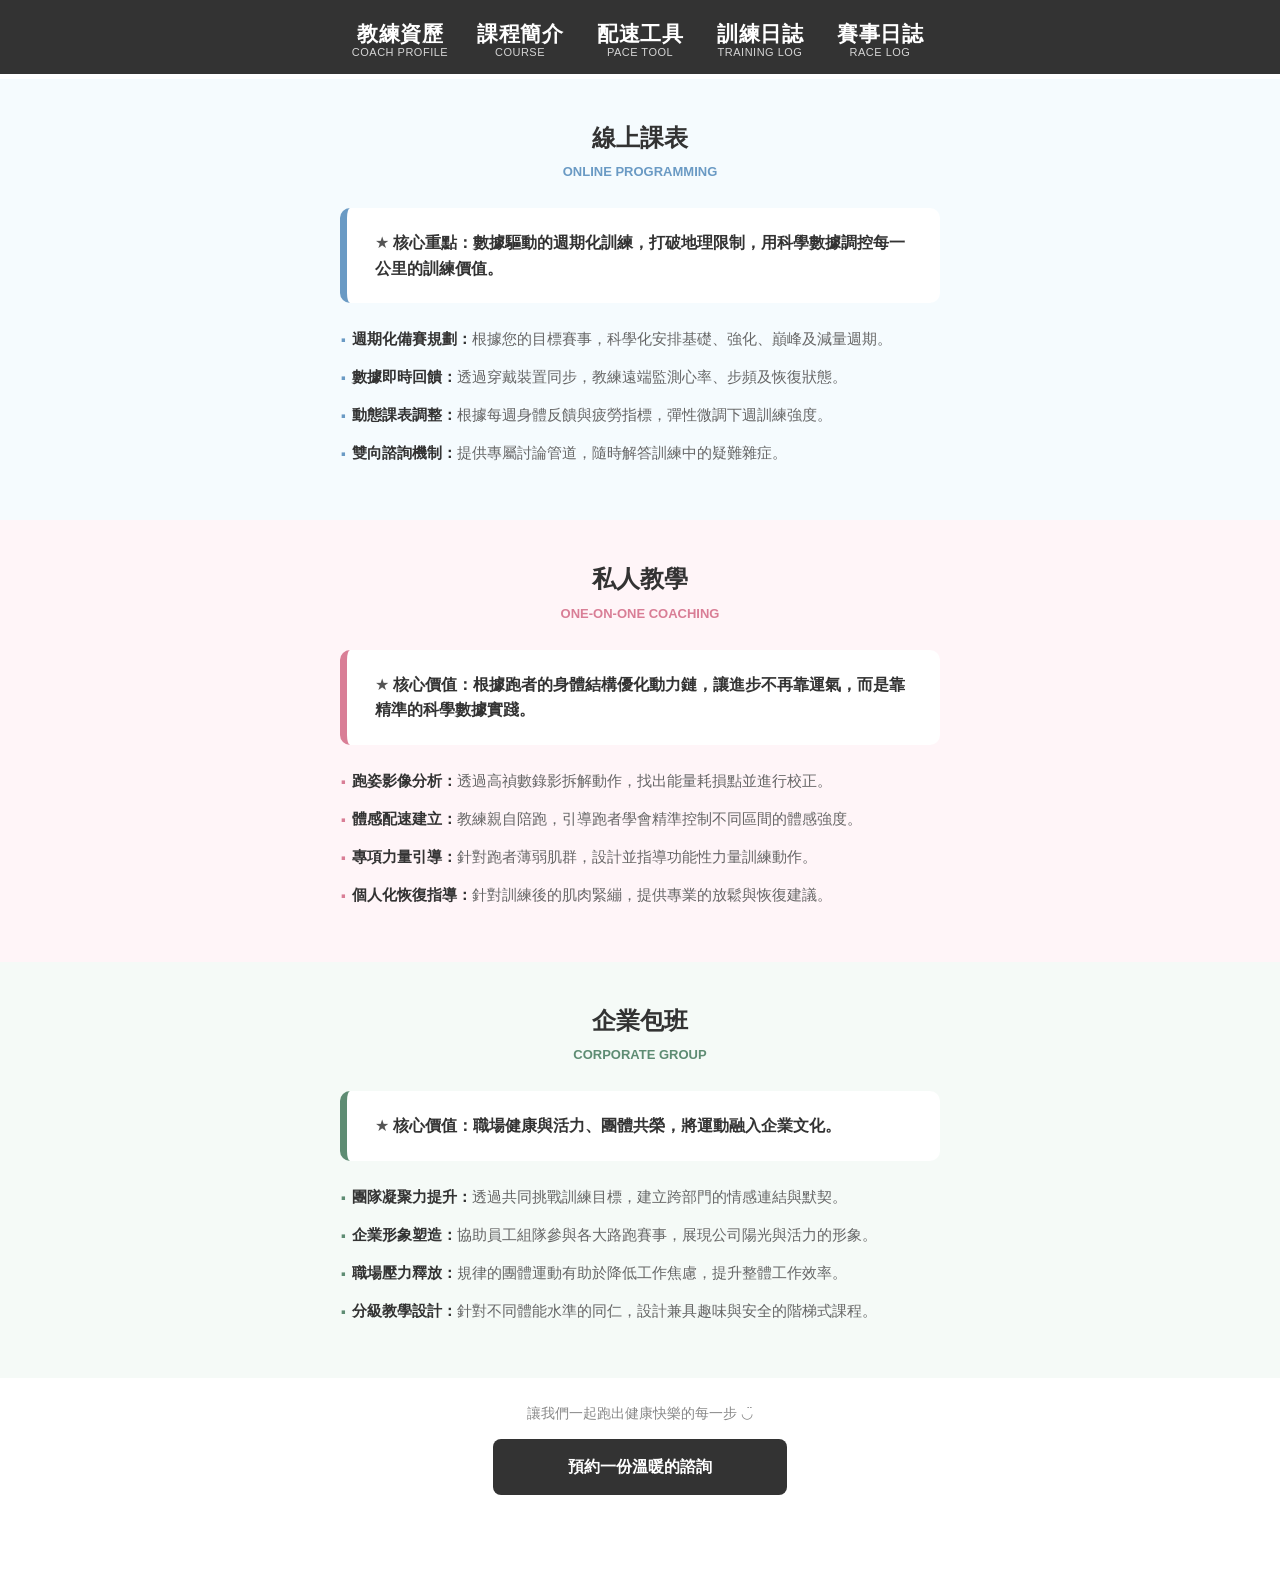
<file: courses.html>
<!DOCTYPE html>
<html lang="zh-Hant">
<head>
    <meta charset="UTF-8">
    <meta name="viewport" content="width=device-width, initial-scale=1.0">
    <title>課程簡介 - 跑者服務中心</title>
    <style>
        :root {
            --nav-bg: #333333;
            --bg-blue: #F5FBFE;  
            --c-blue: #6A9AC4;   
            --bg-pink: #FFF5F8; 
            --c-pink: #D97E96;  
            --bg-green: #F5FAF7; 
            --c-green: #5E8C73;  
            --text-main: #333333;
            --text-card: #555555;
            --text-list: #666666;
        }

        body {
            font-family: -apple-system, "Noto Sans TC", sans-serif;
            margin: 0; padding: 0; background-color: #ffffff;
            color: var(--text-main);
            line-height: 1.6;
        }

        /* 導覽列：透過 container 限制寬度解決按鈕過大與重疊問題 */
        .navbar {
            background-color: var(--nav-bg);
            position: sticky;
            top: 0;
            z-index: 1000;
            width: 100%;
        }

        .nav-container {
            max-width: 600px;
            margin: 0 auto;
            display: flex;
            justify-content: center;
            align-items: center;
            padding: 22px 0 16px 0;
        }
        
        .nav-item { 
            text-decoration: none; 
            text-align: center; 
            color: #ffffff; 
            flex: 1; 
            display: flex;
            flex-direction: column;
            align-items: center;
            min-width: 0;
        }

        .nav-item span { 
            display: block; 
            font-size: 21px; 
            font-weight: bold; 
            line-height: 1.1;
            margin-bottom: 2px;
            letter-spacing: 0.5px;
            white-space: nowrap;
        }

        .nav-item small { 
            display: block; 
            font-size: 11px; 
            text-transform: uppercase; 
            font-weight: 300; 
            opacity: 0.8;
            letter-spacing: 0.5px;
            line-height: 1;
            white-space: nowrap;
        }

        /* 內容區塊排版：全部恢復 */
        .block-wrapper { padding: 40px 0; }
        .online { background-color: var(--bg-blue); margin-top: 5px; }
        .private { background-color: var(--bg-pink); }
        .group { background-color: var(--bg-green); }

        .container { max-width: 600px; margin: 0 auto; padding: 0 25px; }
        
        h2 { font-size: 24px; font-weight: 700; margin: 0 0 5px 0; text-align: center; }
        .subtitle { font-size: 13px; font-weight: 900; margin: 0 0 25px 0; text-transform: uppercase; text-align: center; }
        
        .online .subtitle { color: var(--c-blue); }
        .private .subtitle { color: var(--c-pink); }
        .group .subtitle { color: var(--c-green); }

        .card { background: #fff; padding: 22px 28px; border-radius: 10px; margin-bottom: 25px; border-left: 7px solid; font-size: 16px; color: var(--text-card); text-align: left; }
        .card .core-text { color: var(--text-main); font-weight: 900; }
        
        .online .card { border-left-color: var(--c-blue); }
        .private .card { border-left-color: var(--c-pink); }
        .group .card { border-left-color: var(--c-green); }

        ul { list-style: none; padding: 0; margin: 0; text-align: left; }
        li { margin-bottom: 14px; font-size: 15px; line-height: 1.5; color: var(--text-list); display: flex; align-items: flex-start; }
        
        /* 圓點修正：靠近文字並精準上色 */
        li::before { 
            content: "·"; 
            margin-right: 5px; 
            font-weight: 900; 
            font-size: 24px; 
            line-height: 1; 
        }
        
        .online li::before { color: var(--c-blue); }
        .private li::before { color: var(--c-pink); }
        .group li::before { color: var(--c-green); }

        .bold-item { font-weight: bold; color: var(--text-main); }

        /* 頁尾位置上移 */
        .footer { padding: 10px 0 80px 0; text-align: center; }
        .footer-msg { color: #888888; font-size: 14px; margin-bottom: 15px; }
        .btn { display: inline-block; background-color: #333333; color: #ffffff !important; padding: 15px 75px; text-decoration: none; border-radius: 8px; font-weight: bold; font-size: 16px; }
    </style>
</head>
<body>

    <nav class="navbar">
        <div class="nav-container">
            <a href="index.html" class="nav-item"><span>教練資歷</span><small>COACH PROFILE</small></a>
            <a href="courses.html" class="nav-item"><span>課程簡介</span><small>COURSE</small></a>
            <a href="tools.html" class="nav-item"><span>配速工具</span><small>PACE TOOL</small></a>
            <a href="training.html" class="nav-item"><span>訓練日誌</span><small>TRAINING LOG</small></a>
            <a href="match.html" class="nav-item"><span>賽事日誌</span><small>RACE LOG</small></a>
        </div>
    </nav>

    <div class="block-wrapper online">
        <div class="container">
            <h2>線上課表</h2>
            <p class="subtitle">ONLINE PROGRAMMING</p>
            <div class="card">
                ★ <span class="core-text">核心重點：數據驅動的週期化訓練，打破地理限制，用科學數據調控每一公里的訓練價值。</span>
            </div>
            <ul>
                <li><span class="bold-item">週期化備賽規劃：</span>根據您的目標賽事，科學化安排基礎、強化、巔峰及減量週期。</li>
                <li><span class="bold-item">數據即時回饋：</span>透過穿戴裝置同步，教練遠端監測心率、步頻及恢復狀態。</li>
                <li><span class="bold-item">動態課表調整：</span>根據每週身體反饋與疲勞指標，彈性微調下週訓練強度。</li>
                <li><span class="bold-item">雙向諮詢機制：</span>提供專屬討論管道，隨時解答訓練中的疑難雜症。</li>
            </ul>
        </div>
    </div>

    <div class="block-wrapper private">
        <div class="container">
            <h2>私人教學</h2>
            <p class="subtitle">ONE-ON-ONE COACHING</p>
            <div class="card">
                ★ <span class="core-text">核心價值：根據跑者的身體結構優化動力鏈，讓進步不再靠運氣，而是靠精準的科學數據實踐。</span>
            </div>
            <ul>
                <li><span class="bold-item">跑姿影像分析：</span>透過高禎數錄影拆解動作，找出能量耗損點並進行校正。</li>
                <li><span class="bold-item">體感配速建立：</span>教練親自陪跑，引導跑者學會精準控制不同區間的體感強度。</li>
                <li><span class="bold-item">專項力量引導：</span>針對跑者薄弱肌群，設計並指導功能性力量訓練動作。</li>
                <li><span class="bold-item">個人化恢復指導：</span>針對訓練後的肌肉緊繃，提供專業的放鬆與恢復建議。</li>
            </ul>
        </div>
    </div>

    <div class="block-wrapper group">
        <div class="container">
            <h2>企業包班</h2>
            <p class="subtitle">CORPORATE GROUP</p>
            <div class="card">
                ★ <span class="core-text">核心價值：職場健康與活力、團體共榮，將運動融入企業文化。</span>
            </div>
            <ul>
                <li><span class="bold-item">團隊凝聚力提升：</span>透過共同挑戰訓練目標，建立跨部門的情感連結與默契。</li>
                <li><span class="bold-item">企業形象塑造：</span>協助員工組隊參與各大路跑賽事，展現公司陽光與活力的形象。</li>
                <li><span class="bold-item">職場壓力釋放：</span>規律的團體運動有助於降低工作焦慮，提升整體工作效率。</li>
                <li><span class="bold-item">分級教學設計：</span>針對不同體能水準的同仁，設計兼具趣味與安全的階梯式課程。</li>
            </ul>
        </div>
    </div>

    <div class="footer">
        <p class="footer-msg">讓我們一起跑出健康快樂的每一步 ◡̈</p>
        <a href="form.html" class="btn">預約一份溫暖的諮詢</a>
    </div>

</body>
</html>
</file>
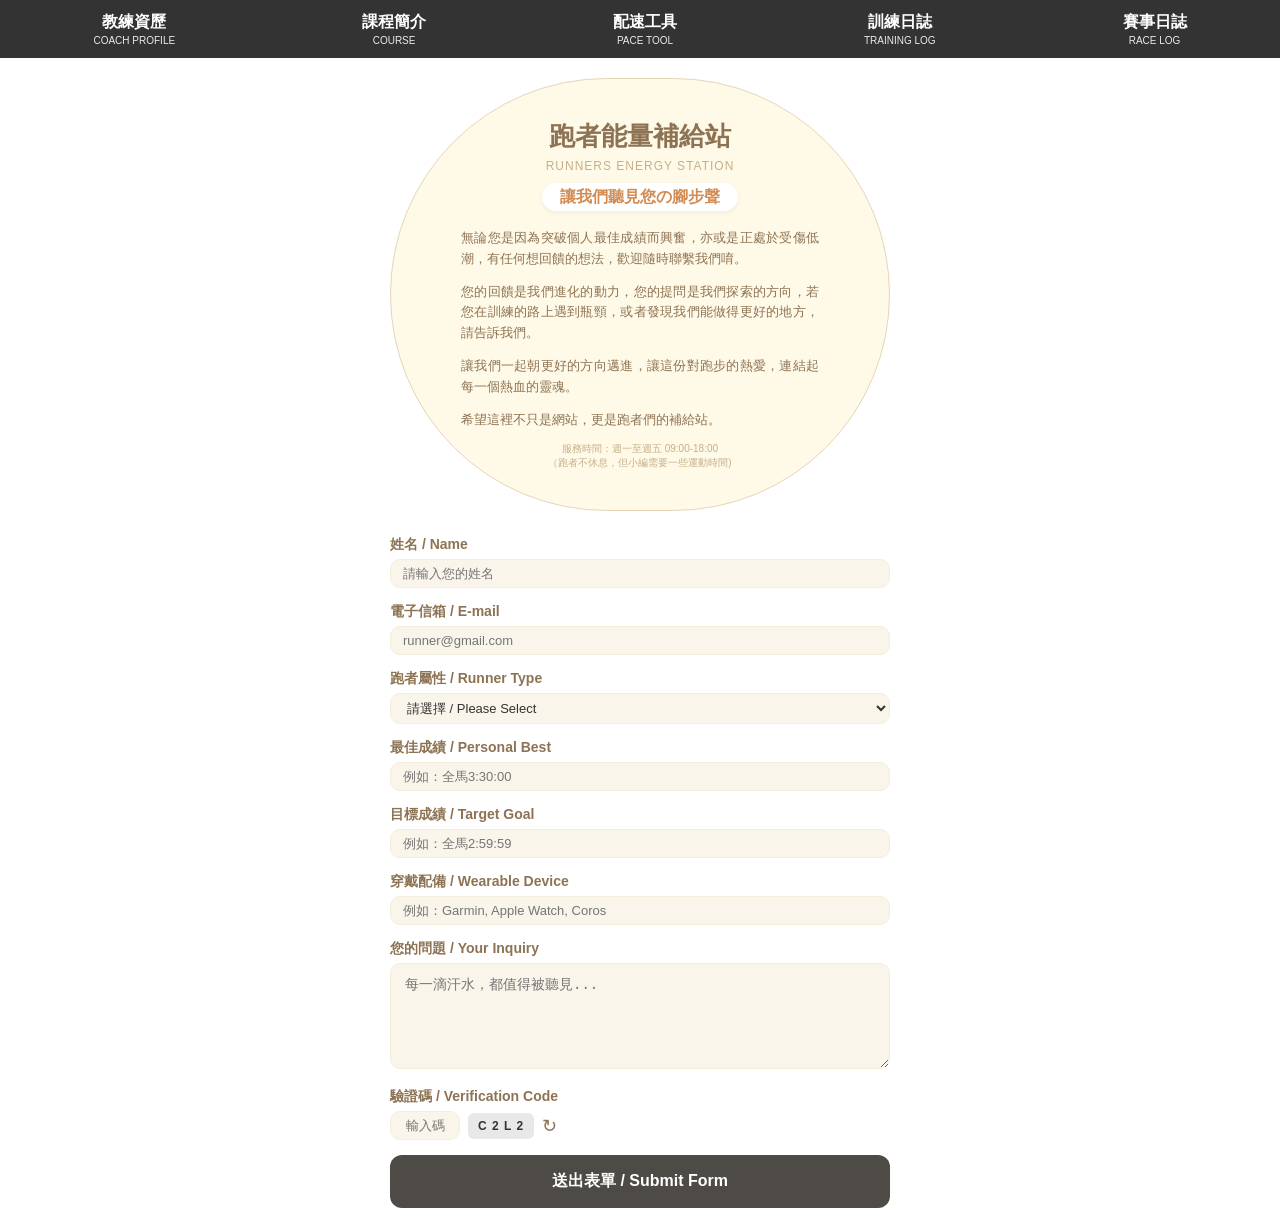
<file: form.html>
<!DOCTYPE html>
<html lang="zh-Hant">
<head>
    <meta charset="UTF-8">
    <meta name="viewport" content="width=device-width, initial-scale=1.0">
    <title>跑者能量補給站</title>
    <style>
        body {
            font-family: "Microsoft JhengHei", sans-serif;
            margin: 0;
            background-color: #ffffff;
            color: #8D7353;
        }

        .nav-bar {
            background-color: #333;
            display: flex;
            justify-content: space-around;
            padding: 12px 0;
            text-align: center;
        }
        .nav-bar a {
            text-decoration: none;
            color: white;
            display: flex;
            flex-direction: column;
        }
        .nav-bar .cn { font-size: 16px; font-weight: bold; }
        .nav-bar .en { font-size: 10px; opacity: 0.9; margin-top: 2px; text-transform: uppercase; }

        .main-container {
            max-width: 500px;
            margin: 0 auto;
            padding: 20px;
        }

        .stadium-header {
            background-color: #FFF9E7;
            border: 1px solid #E6D5B8;
            border-radius: 250px; 
            padding: 40px 70px;  
            text-align: center;
            margin-bottom: 25px;
        }
        
        .title-main { font-size: 26px; font-weight: bold; margin: 0; }
        
        .title-sub-en { 
            font-size: 12px; 
            letter-spacing: 1px; 
            margin: 5px 0 10px 0; 
            color: #C5B08A; 
            text-transform: uppercase;
            white-space: nowrap; 
        }
        
        .highlight-box {
            background-color: #ffffff;
            color: #D28B52;
            padding: 6px 18px; 
            border-radius: 25px;
            display: inline-block;
            font-weight: bold;
            font-size: 16px; 
            box-shadow: 0 2px 5px rgba(0,0,0,0.05);
            margin-bottom: 5px;
            line-height: 1;
        }

        .description {
            font-size: 13px;
            text-align: justify;
            margin: 0 auto;
            color: #8D7353;
            line-height: 1.6;
        }
        .description p { margin: 12px 0; }

        .service-time {
            font-size: 10px;
            color: #C5B08A;
            margin-top: 10px; 
            line-height: 1.4;
        }

        .form-group { margin-bottom: 15px; }
        .form-label { font-weight: bold; font-size: 14px; margin-bottom: 5px; display: block; color: #8D7353; }
        
        .input-box {
            width: 100%;
            padding: 6px 12px; 
            border: 1px solid #F5EEDB;
            background-color: #F9F5EA; 
            border-radius: 10px;
            box-sizing: border-box;
            color: #333;
            font-size: 13px;
        }
        
        .input-box-large {
            padding: 12px 14px;
            font-size: 14px;
        }

        /* 驗證碼區塊：距離縮短至合適位置 */
        .captcha-container {
            display: flex;
            align-items: center;
            gap: 8px; /* 調整為更接近的距離 */
        }
        .captcha-input {
            width: 70px !important;
            padding: 6px 8px !important;
            text-align: center;
        }
        .captcha-display {
            background-color: #E8E8E8; 
            padding: 6px 10px; 
            border-radius: 6px;
            font-weight: bold;
            letter-spacing: 1px;
            color: #333;
            font-size: 12px;
        }
        .refresh-btn {
            font-size: 18px;
            color: #8D7353;
            cursor: pointer;
            border: none;
            background: none;
            padding: 0;
            display: flex;
            align-items: center;
        }

        .submit-btn {
            width: 100%;
            padding: 16px;
            background-color: #4E4A46;
            color: #fff;
            border: none;
            border-radius: 12px;
            cursor: pointer;
            font-size: 16px;
            font-weight: bold;
        }
    </style>
</head>
<body>

    <nav class="nav-bar">
        <a href="coach.html"><span class="cn">教練資歷</span><span class="en">Coach Profile</span></a>
        <a href="courses.html"><span class="cn">課程簡介</span><span class="en">Course</span></a>
        <a href="tools.html"><span class="cn">配速工具</span><span class="en">Pace Tool</span></a>
        <a href="training.html"><span class="cn">訓練日誌</span><span class="en">Training Log</span></a>
        <a href="match.html"><span class="cn">賽事日誌</span><span class="en">Race Log</span></a>
    </nav>

    <div class="main-container">
        <div class="stadium-header">
            <h1 class="title-main">跑者能量補給站</h1>
            <p class="title-sub-en">RUNNERS ENERGY STATION</p>
            
            <div class="highlight-box">讓我們聽見您の腳步聲</div>
            
            <div class="description">
                <p>無論您是因為突破個人最佳成績而興奮，亦或是正處於受傷低潮，有任何想回饋的想法，歡迎隨時聯繫我們唷。</p>
                <p>您的回饋是我們進化的動力，您的提問是我們探索的方向，若您在訓練的路上遇到瓶頸，或者發現我們能做得更好的地方，請告訴我們。</p>
                <p>讓我們一起朝更好的方向邁進，讓這份對跑步的熱愛，連結起每一個熱血的靈魂。</p>
                <p>希望這裡不只是網站，更是跑者們的補給站。</p>
            </div>

            <div class="service-time">
                服務時間：週一至週五 09:00-18:00<br>
                （跑者不休息，但小編需要一些運動時間)
            </div>
        </div>

        <form>
            <div class="form-group">
                <label class="form-label">姓名 / Name</label>
                <input type="text" class="input-box" placeholder="請輸入您的姓名">
            </div>

            <div class="form-group">
                <label class="form-label">電子信箱 / E-mail</label>
                <input type="email" class="input-box" placeholder="runner@gmail.com">
            </div>

            <div class="form-group">
                <label class="form-label">跑者屬性 / Runner Type</label>
                <select class="input-box">
                    <option value="">請選擇 / Please Select</option>
                    <option value="beginner">新手跑者 / Beginner Runner</option>
                    <option value="half">半馬跑者 / Half Marathoner</option>
                    <option value="full">全馬跑者 / Full Marathoner</option>
                    <option value="ultra">超馬/越野跑者 / Ultra & Trail Runner</option>
                </select>
            </div>

            <div class="form-group">
                <label class="form-label">最佳成績 / Personal Best</label>
                <input type="text" class="input-box" placeholder="例如：全馬3:30:00">
            </div>

            <div class="form-group">
                <label class="form-label">目標成績 / Target Goal</label>
                <input type="text" class="input-box" placeholder="例如：全馬2:59:59">
            </div>

            <div class="form-group">
                <label class="form-label">穿戴配備 / Wearable Device</label>
                <input type="text" class="input-box" placeholder="例如：Garmin, Apple Watch, Coros">
            </div>

            <div class="form-group">
                <label class="form-label">您的問題 / Your Inquiry</label>
                <textarea class="input-box input-box-large" rows="5" placeholder="每一滴汗水，都值得被聽見..."></textarea>
            </div>

            <div class="form-group">
                <label class="form-label">驗證碼 / Verification Code</label>
                <div class="captcha-container">
                    <input type="text" class="input-box captcha-input" placeholder="輸入碼">
                    <div class="captcha-display" id="captcha">C 2 L 2</div>
                    <button type="button" class="refresh-btn" onclick="refreshCaptcha()">↻</button>
                </div>
            </div>

            <button type="submit" class="submit-btn">送出表單 / Submit Form</button>
        </form>
    </div>

    <script>
        function refreshCaptcha() {
            const codes = ['C 2 L 2', 'R 8 T 4', 'P 9 X 1', 'M 5 K 7', 'A 3 Q 6'];
            const display = document.getElementById('captcha');
            display.innerText = codes[Math.floor(Math.random() * codes.length)];
        }
    </script>

</body>
</html>
</file>
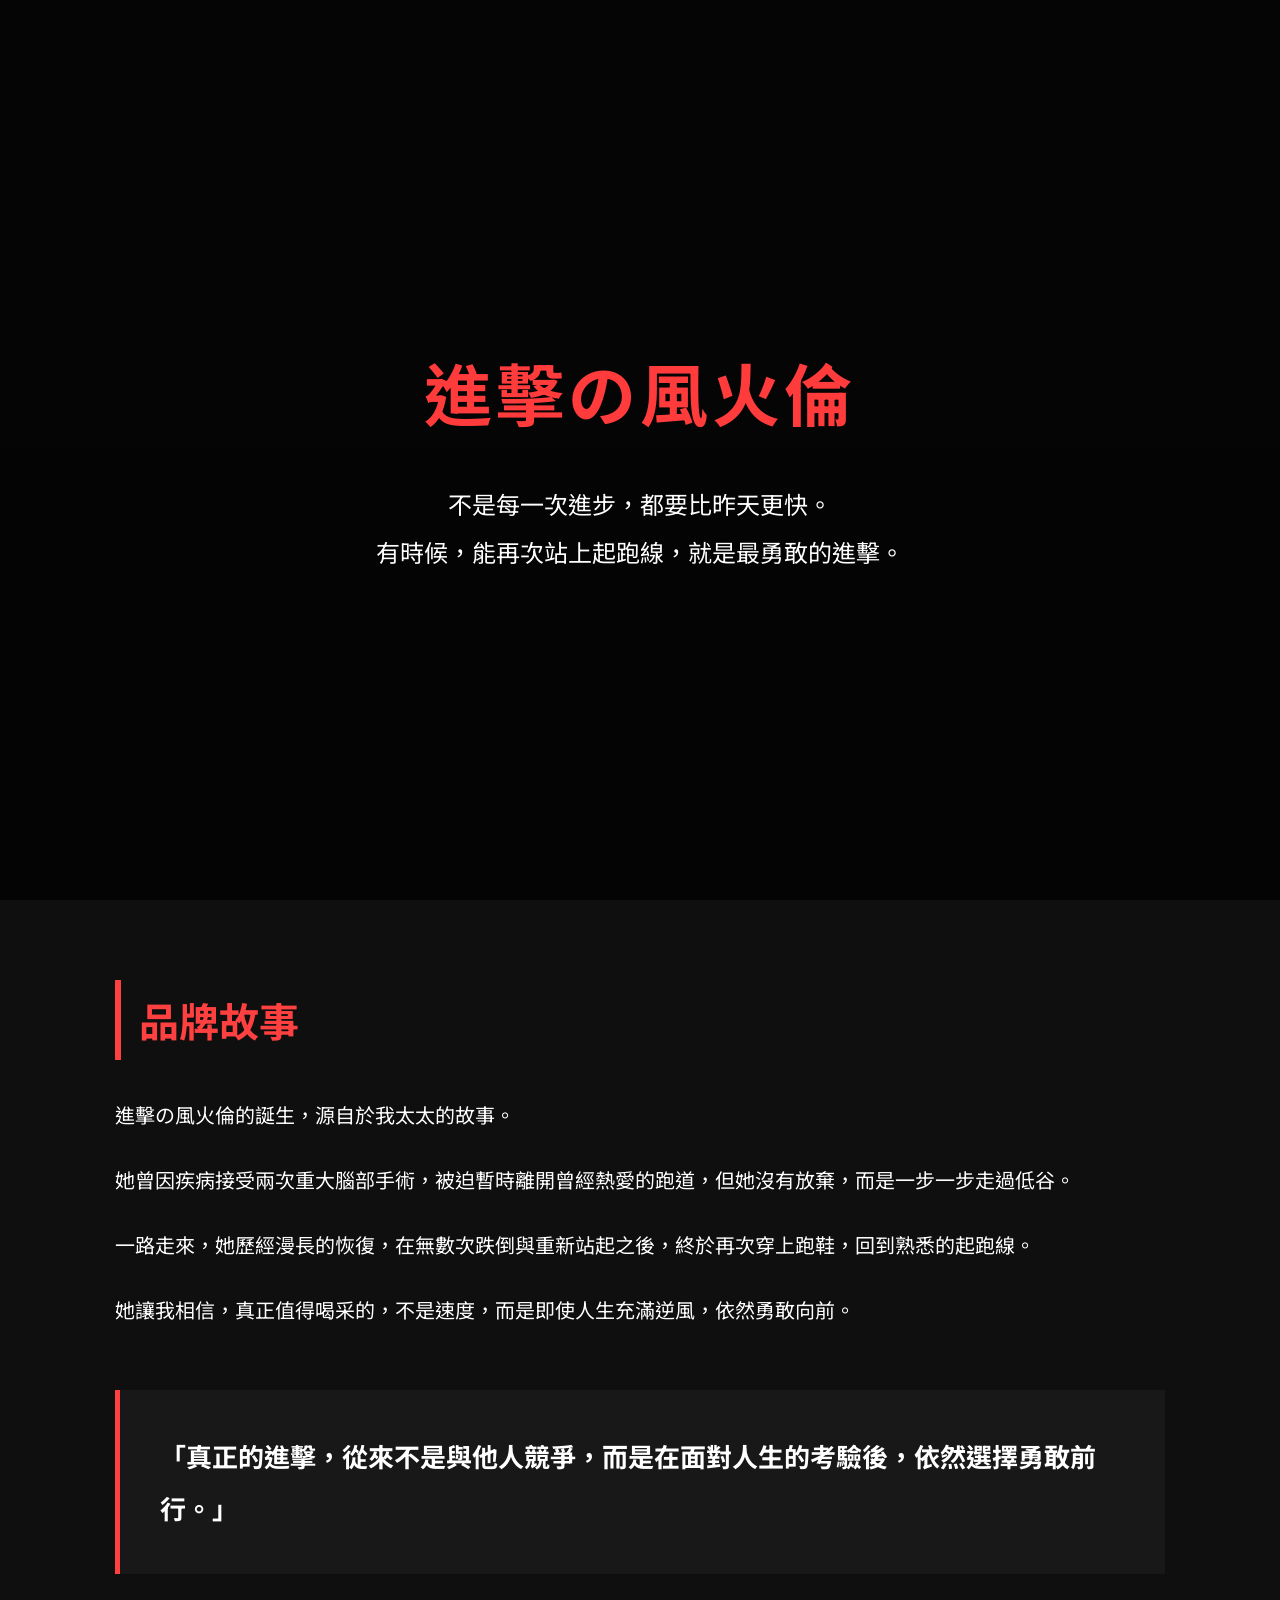
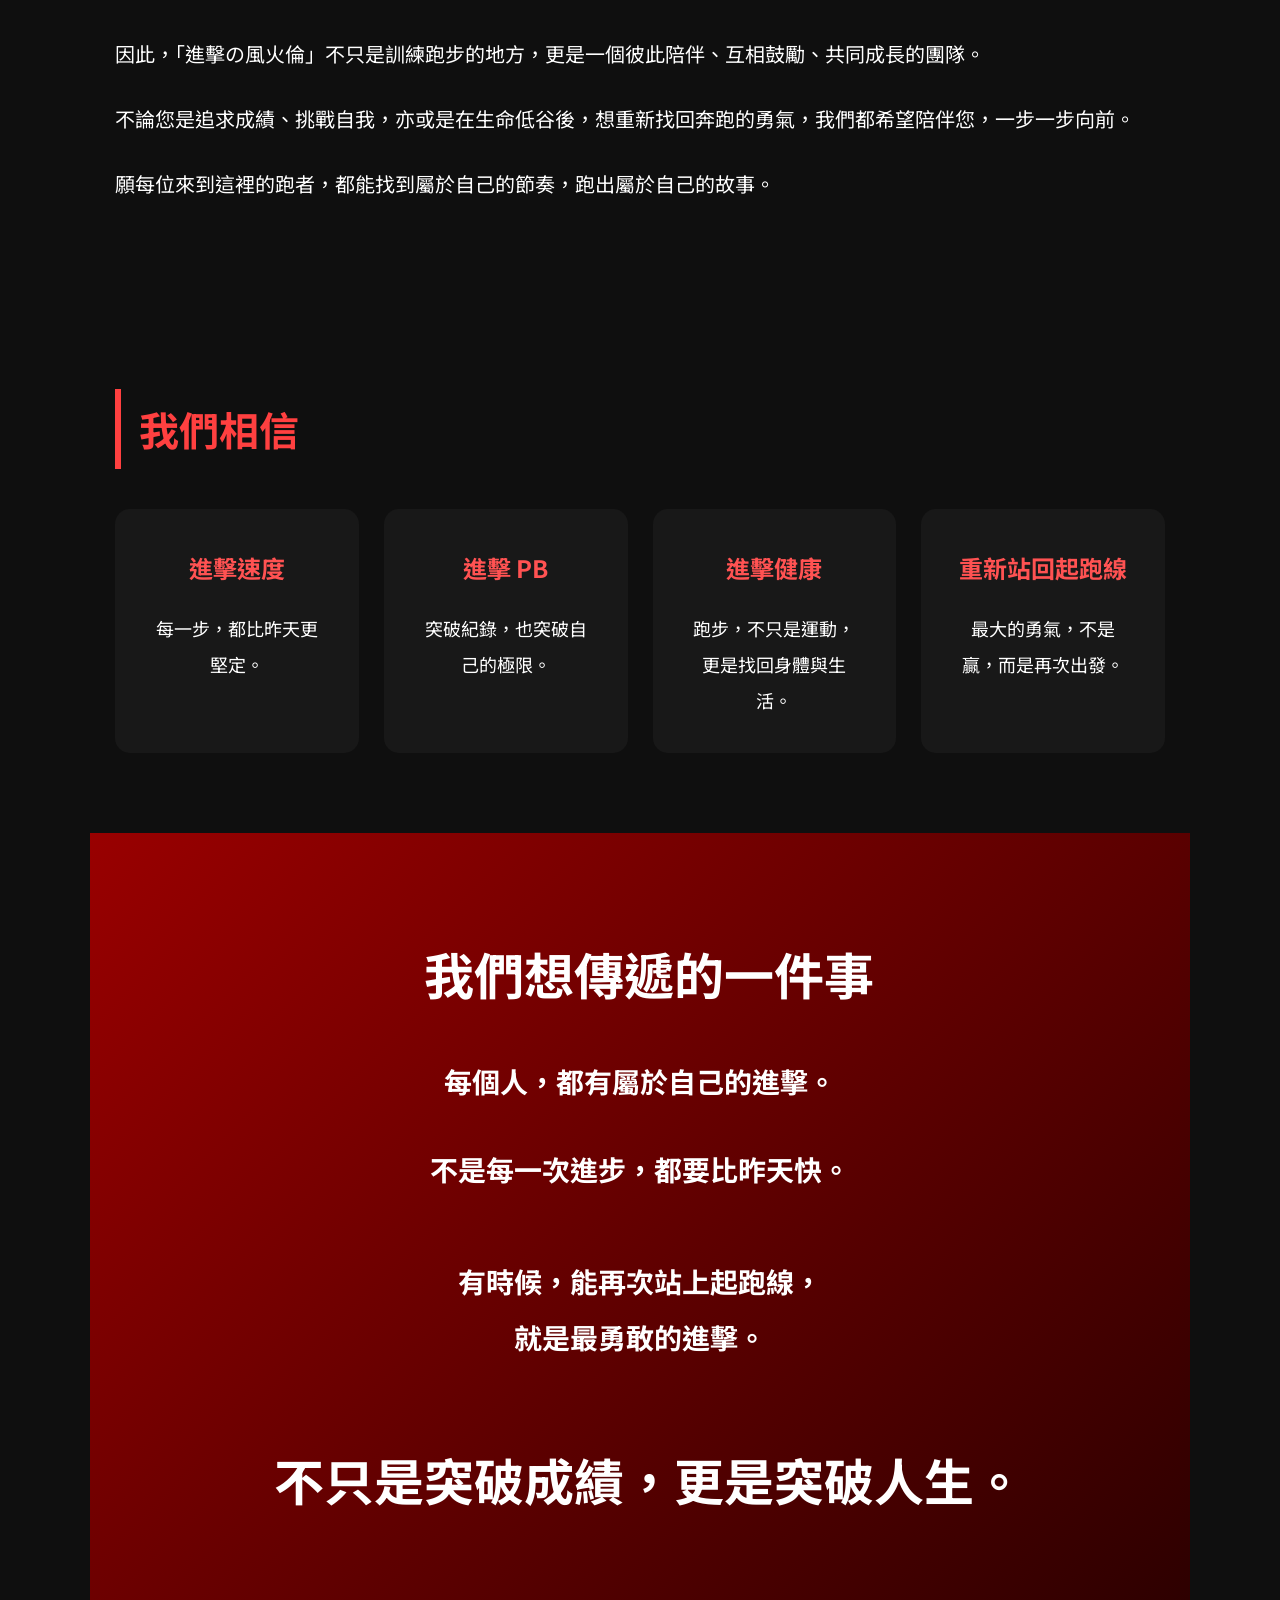
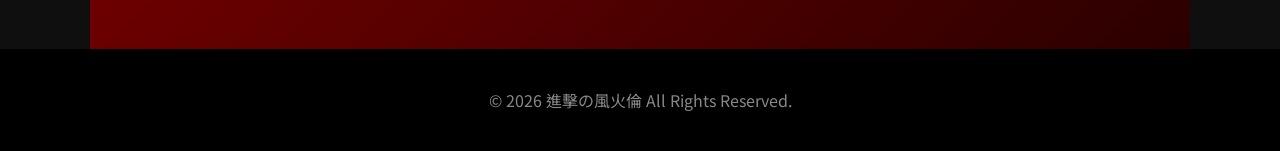
<file: match.html>
<!DOCTYPE html>
<html lang="zh-Hant">
<head>
<meta charset="UTF-8">
<meta name="viewport" content="width=device-width, initial-scale=1.0">
<title>進擊の風火倫</title>

<link href="https://fonts.googleapis.com/css2?family=Noto+Sans+TC:wght@300;400;500;700;900&display=swap" rel="stylesheet">

<style>
*{
    margin:0;
    padding:0;
    box-sizing:border-box;
}

body{
    font-family:'Noto Sans TC',sans-serif;
    background:#0f0f0f;
    color:white;
    line-height:2;
}

.hero{
    height:100vh;
    background:
    linear-gradient(rgba(0,0,0,.65),rgba(0,0,0,.75)),
    url("https://images.unsplash.com/photo-1552674605-db6ffd4facb5?auto=format&fit=crop&w=1800&q=80");
    background-size:cover;
    background-position:center;
    display:flex;
    justify-content:center;
    align-items:center;
    text-align:center;
    padding:30px;
}

.hero h1{
    font-size:68px;
    letter-spacing:4px;
    color:#ff3b3b;
    margin-bottom:20px;
}

.hero p{
    font-size:24px;
    max-width:800px;
}

section{
    max-width:1100px;
    margin:auto;
    padding:80px 25px;
}

h2{
    color:#ff4040;
    font-size:40px;
    margin-bottom:35px;
    border-left:6px solid #ff4040;
    padding-left:18px;
}

.story p{
    font-size:20px;
    margin-bottom:25px;
}

.quote{
    background:#181818;
    border-left:5px solid #ff4040;
    padding:40px;
    margin:60px 0;
    font-size:26px;
    font-weight:bold;
}

.values{
    display:grid;
    grid-template-columns:repeat(auto-fit,minmax(230px,1fr));
    gap:25px;
    margin-top:40px;
}

.card{
    background:#181818;
    border-radius:15px;
    padding:35px;
    text-align:center;
    transition:.3s;
}

.card:hover{
    transform:translateY(-8px);
    background:#242424;
}

.card h3{
    color:#ff5252;
    margin-bottom:18px;
    font-size:24px;
}

.card p{
    font-size:18px;
}

.final{
    text-align:center;
    padding:90px 20px;
    background:linear-gradient(135deg,#990000,#2b0000);
}

.final h2{
    border:none;
    color:white;
    font-size:50px;
    margin-bottom:30px;
}

.final p{
    font-size:28px;
    font-weight:bold;
}

footer{
    text-align:center;
    padding:35px;
    background:black;
    color:#888;
}

@media(max-width:768px){

.hero h1{
    font-size:42px;
}

.hero p{
    font-size:20px;
}

h2{
    font-size:30px;
}

.story p{
    font-size:18px;
}

.quote{
    font-size:22px;
}

.final h2{
    font-size:36px;
}

.final p{
    font-size:22px;
}

}
</style>

</head>

<body>

<div class="hero">

<div>

<h1>進擊の風火倫</h1>

<p>
不是每一次進步，都要比昨天更快。<br>
有時候，能再次站上起跑線，就是最勇敢的進擊。
</p>

</div>

</div>

<section class="story">

<h2>品牌故事</h2>

<p>
進擊の風火倫的誕生，源自於我太太的故事。
</p>

<p>
她曾因疾病接受兩次重大腦部手術，被迫暫時離開曾經熱愛的跑道，但她沒有放棄，而是一步一步走過低谷。
</p>

<p>
一路走來，她歷經漫長的恢復，在無數次跌倒與重新站起之後，終於再次穿上跑鞋，回到熟悉的起跑線。
</p>

<p>
她讓我相信，真正值得喝采的，不是速度，而是即使人生充滿逆風，依然勇敢向前。
</p>

<div class="quote">
「真正的進擊，從來不是與他人競爭，而是在面對人生的考驗後，依然選擇勇敢前行。」
</div>

<p>
因此，「進擊の風火倫」不只是訓練跑步的地方，更是一個彼此陪伴、互相鼓勵、共同成長的團隊。
</p>

<p>
不論您是追求成績、挑戰自我，亦或是在生命低谷後，想重新找回奔跑的勇氣，我們都希望陪伴您，一步一步向前。
</p>

<p>
願每位來到這裡的跑者，都能找到屬於自己的節奏，跑出屬於自己的故事。
</p>

</section>

<section>

<h2>我們相信</h2>

<div class="values">

<div class="card">
<h3>進擊速度</h3>
<p>每一步，都比昨天更堅定。</p>
</div>

<div class="card">
<h3>進擊 PB</h3>
<p>突破紀錄，也突破自己的極限。</p>
</div>

<div class="card">
<h3>進擊健康</h3>
<p>跑步，不只是運動，更是找回身體與生活。</p>
</div>

<div class="card">
<h3>重新站回起跑線</h3>
<p>最大的勇氣，不是贏，而是再次出發。</p>
</div>

</div>

</section>

<section class="final">

<h2>我們想傳遞的一件事</h2>

<p>
每個人，都有屬於自己的進擊。
</p>

<br>

<p>
不是每一次進步，都要比昨天快。<br><br>

有時候，能再次站上起跑線，<br>
就是最勇敢的進擊。
</p>

<br><br>

<h2>不只是突破成績，更是突破人生。</h2>

</section>

<footer>

© 2026 進擊の風火倫 All Rights Reserved.

</footer>

</body>
</html>
</file>
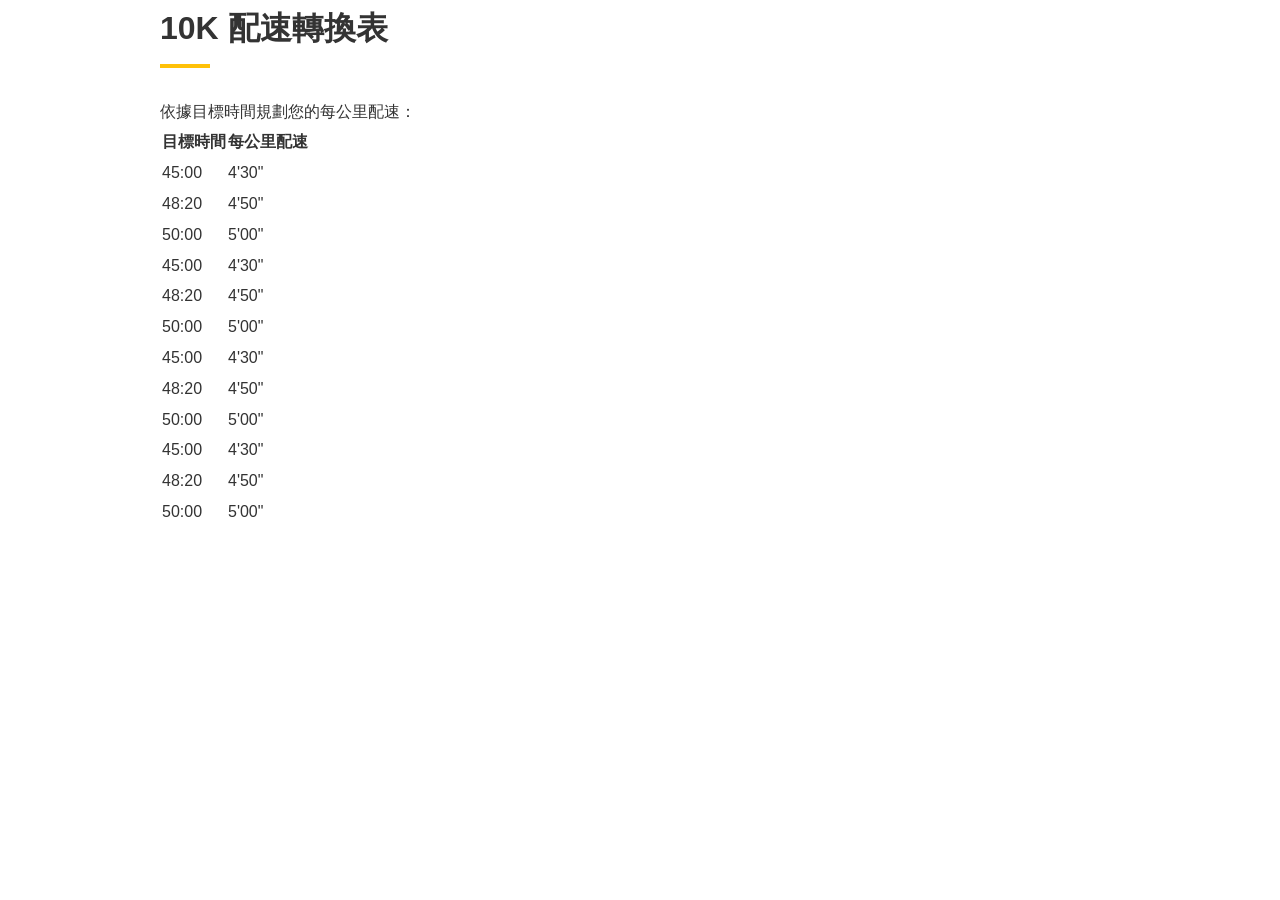
<file: tools_copy.html>
<!DOCTYPE html>
<html lang="zh-Hant">
<head>
    <meta charset="UTF-8">
    <meta name="viewport" content="width=device-width, initial-scale=1.0">
    <title>配速工具 - 跑班訓練營</title>
    <link rel="stylesheet" href="style.css">
</head>
<body>
    
  <script src="nav_bar.js"></script>
  <div id="navBar"></div>


    <section class="container">
        <h2>10K 配速轉換表</h2>
        <p>依據目標時間規劃您的每公里配速：</p>
        <table>
            <thead><tr><th>目標時間</th><th>每公里配速</th></tr></thead>
            <tbody>
                <tr><td>45:00</td><td>4'30"</td></tr>
                <tr><td>48:20</td><td>4'50"</td></tr>
                <tr><td>50:00</td><td>5'00"</td></tr>
                                <tr><td>45:00</td><td>4'30"</td></tr>
                <tr><td>48:20</td><td>4'50"</td></tr>
                <tr><td>50:00</td><td>5'00"</td></tr>
                                <tr><td>45:00</td><td>4'30"</td></tr>
                <tr><td>48:20</td><td>4'50"</td></tr>
                <tr><td>50:00</td><td>5'00"</td></tr>
                                <tr><td>45:00</td><td>4'30"</td></tr>
                <tr><td>48:20</td><td>4'50"</td></tr>
                <tr><td>50:00</td><td>5'00"</td></tr>
            </tbody>
        </table>
    </section>
</body>
</html>
</file>
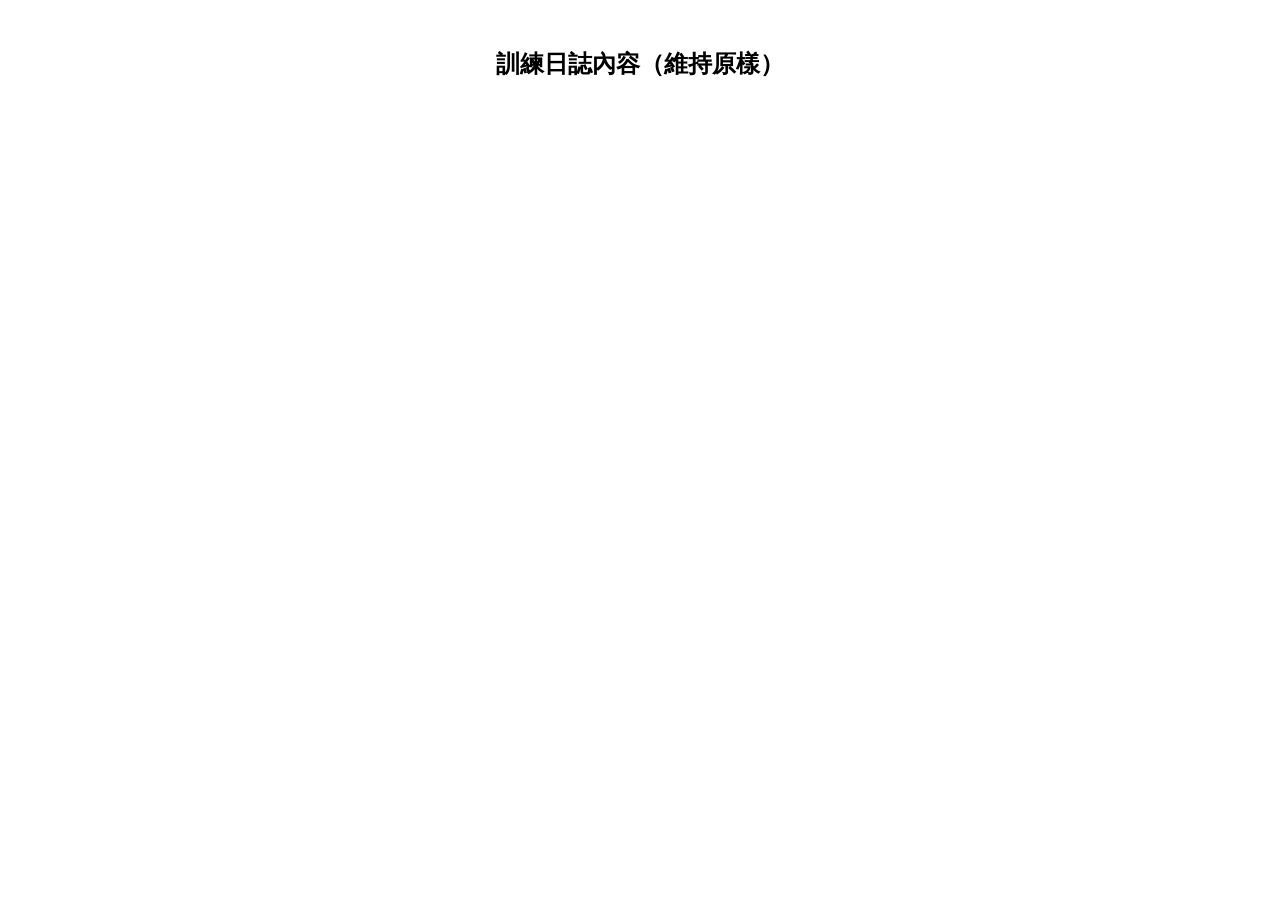
<file: training.html>
<!DOCTYPE html>
<html lang="zh-Hant">
<head>
    <meta charset="UTF-8">
    <title>訓練日誌</title>
</head>
<body>
    <div style="padding: 20px; text-align: center;">
        <h2>訓練日誌內容（維持原樣）</h2>
    </div>
</body>
</html>
</file>
<file: style.css>
/* ==========================================
   跑班網站全域樣式 - 最終整合版
   ========================================== */

:root {
    --primary-color: #ffc107;      /* 活力黃 */
    --accent-green: #a8b305;       /* 深色螢光綠 (白底用) */
    --dark-color: #1a1a1a;
    --light-bg: #f8f9fa;
    --text-color: #333;
    --transition: all 0.3s ease;
    --white: #ffffff;
}

* {
    margin: 0; 
    padding: 0; 
    box-sizing: border-box;
}

body {
    font-family: 'PingFang TC', 'Microsoft JhengHei', sans-serif;
    line-height: 1.8;
    color: var(--text-color);
    background-color: var(--white); /* 主體為白底 */
}

.container {
    max-width: 1000px;
    margin: 0 auto;
    padding: 0 20px;
}

/* --- 導航欄優化版 (防止破圖) --- */
nav {
    background: rgba(26, 26, 26, 0.95);
    backdrop-filter: blur(10px);
    color: #fff;
    padding: 10px 0; /* 縮減上下高度 */
    position: sticky;
    top: 0;
    z-index: 500;
    box-shadow: 0 2px 10px rgba(0,0,0,0.1);
}

nav .container {
    display: flex;
    justify-content: space-between; /* 讓 Logo 在左，選單在右 */
    align-items: center;
    flex-wrap: nowrap; /* 強制不換行 */
}
.logo {
    font-size: 1.3rem; /* 手機版略縮小，原本 1.5 太大 */
    font-weight: 800;
    color: var(--primary-color);
    text-decoration: none;
    flex-shrink: 0; /* 確保 Logo 不會被擠壓變形 */
    margin-right: 10px;
}

nav ul {
    display: flex;
    list-style: none;
    margin: 0;
    padding: 0;
    overflow-x: auto; /* 若按鍵真的太多，允許水平滑動但不破壞版面 */
    -webkit-overflow-scrolling: touch;
    scrollbar-width: none; /* 隱藏捲軸 */
}

nav ul::-webkit-scrollbar {
    display: none; /* 隱藏捲軸 (Chrome/Safari) */
}

nav ul li a {
    color: #eee;
    text-decoration: none;
    padding: 8px 12px; /* 縮減左右間距 */
    font-size: 0.9rem; /* 字體微調小一點 */
    transition: var(--transition);
    white-space: nowrap; /* 確保文字不會斷行 */
}

nav ul li a.active {
    color: var(--primary-color);
    border-bottom: 2px solid var(--primary-color);
    font-weight: bold;
}

nav ul li a:hover { color: var(--primary-color); }

/* --- 英雄區 --- */
.hero {
    background: linear-gradient(rgba(0,0,0,0.5), rgba(0,0,0,0.7)), 
                url('https://images.unsplash.com/photo-1476480862126-209bfaa8edc8?auto=format&fit=crop&w=1350&q=80');
    background-size: cover;
    background-position: center;
    height: 60vh;
    display: flex;
    align-items: center;
    justify-content: center;
    text-align: center;
    color: #fff;
}

.hero h1 { font-size: 3.5rem; margin-bottom: 1rem; }

/* --- 通用設定 --- */
section { padding: 60px 0; }
h2 { font-size: 2rem; margin-bottom: 30px; position: relative; padding-bottom: 10px; }
h2::after { content: ''; position: absolute; left: 0; bottom: 0; width: 50px; height: 4px; background: var(--primary-color); }

/* --- 教練資歷：個人主視覺 --- */
.coach-profile {
    display: flex;
    align-items: center;
    gap: 30px;
    padding: 40px 0;
    border-bottom: 1px solid #eee;
}

.profile-image-wrapper {
    flex-shrink: 0;
    width: 150px;
    height: 150px;
    overflow: hidden;
    border-radius: 50%;
    border: 3px solid var(--accent-green);
    box-shadow: 0 4px 15px rgba(0,0,0,0.1);
}

.profile-img {
    width: 100%;
    height: 100%;
    object-fit: cover; /* 保持比例填滿 */
    
    /* 關鍵調整：將圖片顯示中心上移 */
    /* center 代表水平置中，20% 代表垂直位置（數字越小越往頭部靠攏） */
    object-position: center 70%; 
    
    transition: var(--transition);
}

/* 如果滑鼠移上去想要有一點動態感，可以加這個 */
.profile-image-wrapper:hover .profile-img {
    transform: scale(1.1); /* 輕微放大 */
}

.coach-info h1 { font-size: 2.2rem; }
.en-name { font-size: 1.1rem; color: #888; margin-left: 10px; }
.affiliation { color: var(--accent-green); font-weight: bold; margin: 10px 0; }

.social-links a {
    color: #555;
    font-size: 1.5rem;
    margin-right: 15px;
    transition: var(--transition);
}

.social-links a:hover { color: var(--primary-color); }

/* --- 教練資歷：PB 卡片 --- */
.pb-card {
    background: #fdfdfd;
    padding: 25px;
    border-radius: 12px;
    display: flex;
    justify-content: space-between;
    align-items: center;
    border: 1px solid #eee;
    box-shadow: 0 4px 10px rgba(0,0,0,0.03);
    margin-bottom: 30px;
}

.pb-time {
    font-size: 2.5rem;
    font-weight: 900;
    color: #b8860b; /* 深金色，確保白底清晰 */
}

/* --- 教練資歷：時間軸經歷清單 --- */
.exp-list {
    list-style: none;
    padding: 0;
    position: relative;
}

.exp-list::before {
    content: '';
    position: absolute;
    left: 7px;
    top: 10px;
    bottom: 10px;
    width: 2px;
    background: linear-gradient(to bottom, var(--accent-green), #ddd);
}

.exp-list li {
    display: flex;
    position: relative;
    padding: 0 0 25px 35px;
}

.exp-list li::after {
    content: '';
    position: absolute;
    left: 0;
    top: 5px;
    width: 14px;
    height: 14px;
    background-color: #fff;
    border: 2px solid var(--accent-green);
    border-radius: 50%;
    z-index: 2;
}

.year {
    font-size: 1.1rem;
    font-weight: 800;
    color: #1a1a1a; /* 深色文字 */
    width: 60px;
    flex-shrink: 0;
}

.desc { line-height: 1.4; }

.desc small {
    display: block;
    margin-top: 4px;
    color: #d97706; /* 琥珀橘色，白底對比度高 */
    font-size: 0.95rem;
    font-weight: 600;
}

/* --- 表單樣式 --- */
form {
    background: var(--white);
    padding: 30px;
    border-radius: 8px;
}

.form-group {
    margin-bottom: 40px; 
}

.form-group label {
    display: block;
    margin-bottom: 10px;
    font-weight: bold;
}

form input[type="text"], 
form input[type="email"], 
textarea {
    width: 100%;
    max-width: 500px;
    padding: 10px;
    border: 2px solid #ddd;
    border-radius: 8px;
    font-size: 1rem;
    transition: var(--transition);
}

input:focus {
    outline: none;
    border-color: var(--primary-color);
    box-shadow: 0 0 8px rgba(255, 193, 7, 0.3);
}

/* --- 按鈕 --- */
.btn, input[type="submit"], input[type="reset"] {
    display: inline-block;
    padding: 12px 35px;
    background: var(--primary-color);
    color: var(--dark-color);
    text-decoration: none;
    border-radius: 50px;
    font-weight: bold;
    transition: var(--transition);
    border: none;
    cursor: pointer;
}

.btn:hover {
    transform: translateY(-2px);
    box-shadow: 0 5px 15px rgba(255, 193, 7, 0.4);
}

/* --- 手機版專屬微調 (針對 768px 以下) --- */
@media (max-width: 768px) {
    nav .container {
        padding: 0 10px;
    }

    .logo {
        font-size: 1.1rem; /* 手機版 Logo 再小一點點 */
    }

    nav ul li a {
        padding: 8px 6px; /* 5個按鍵時，間距必須更小 */
        font-size: 0.85rem; /* 字體縮小以容納 5 個按鈕 */
    }
}
</file>
